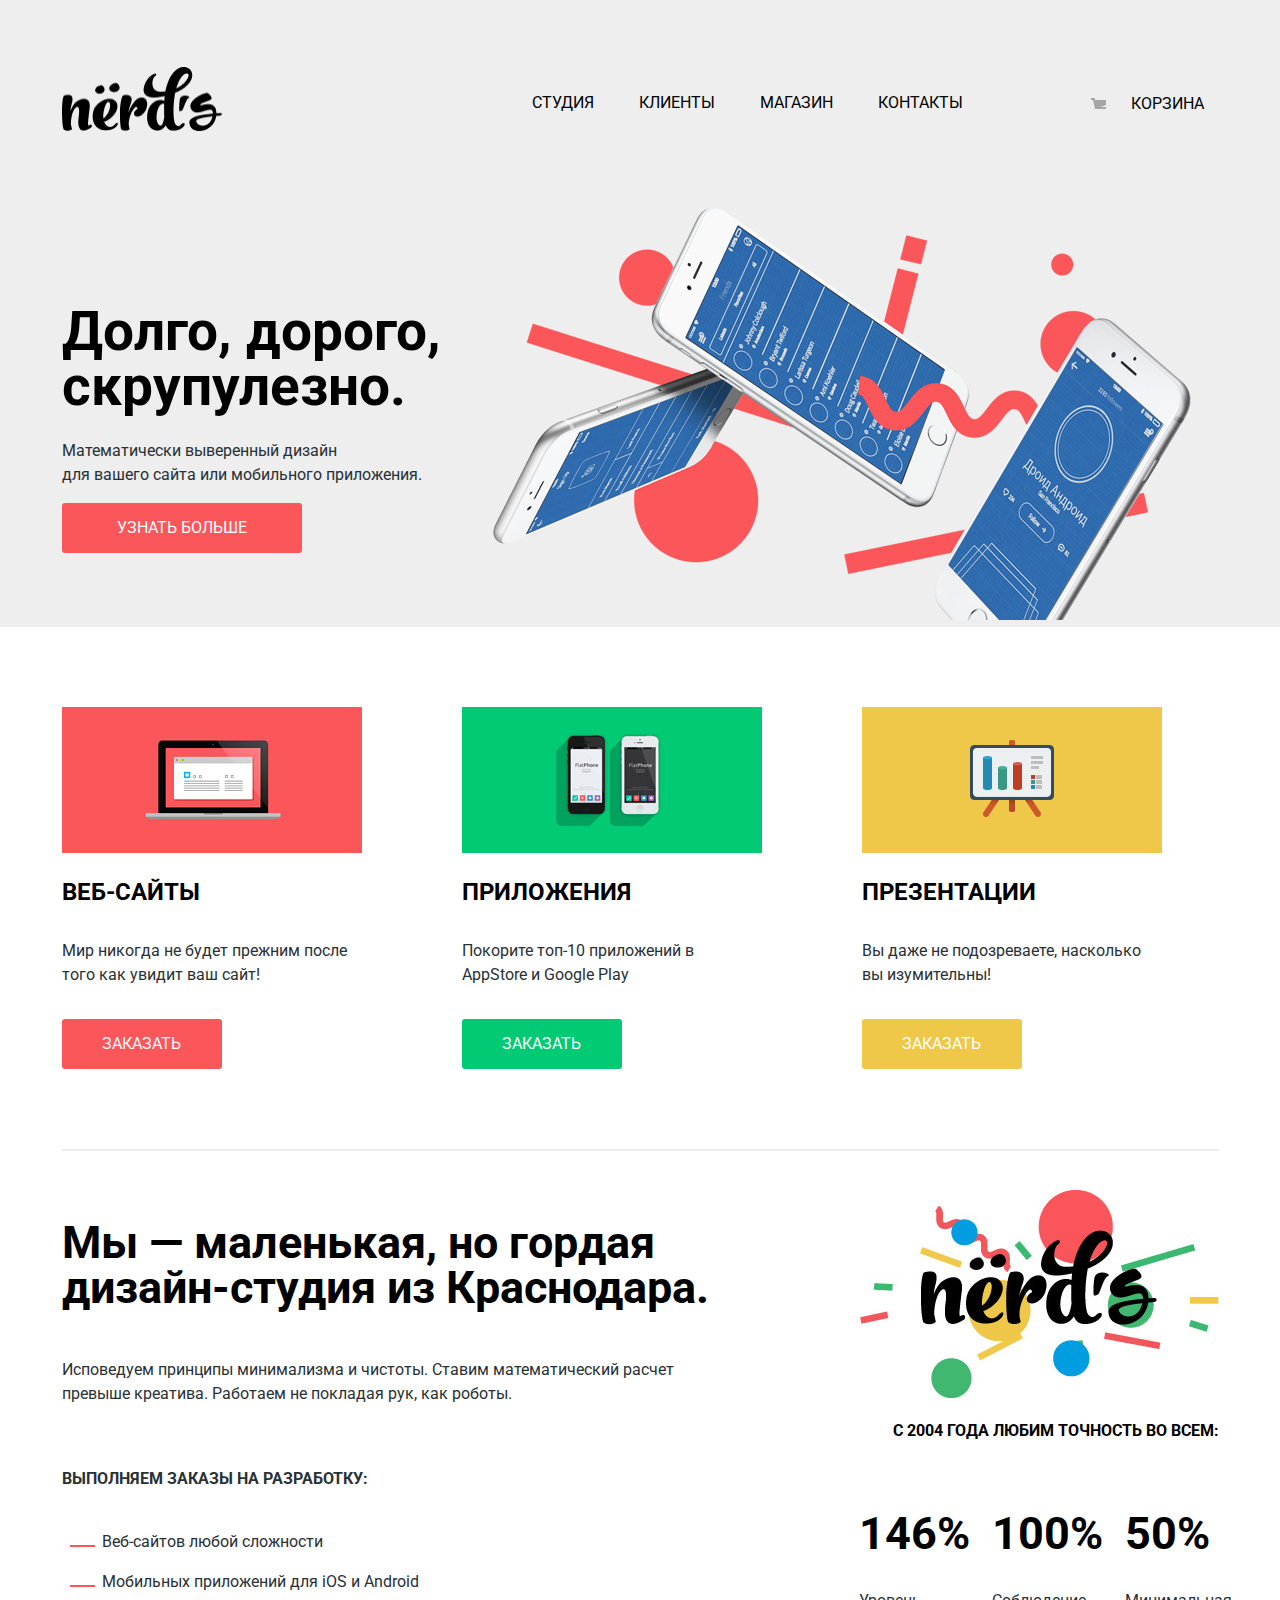
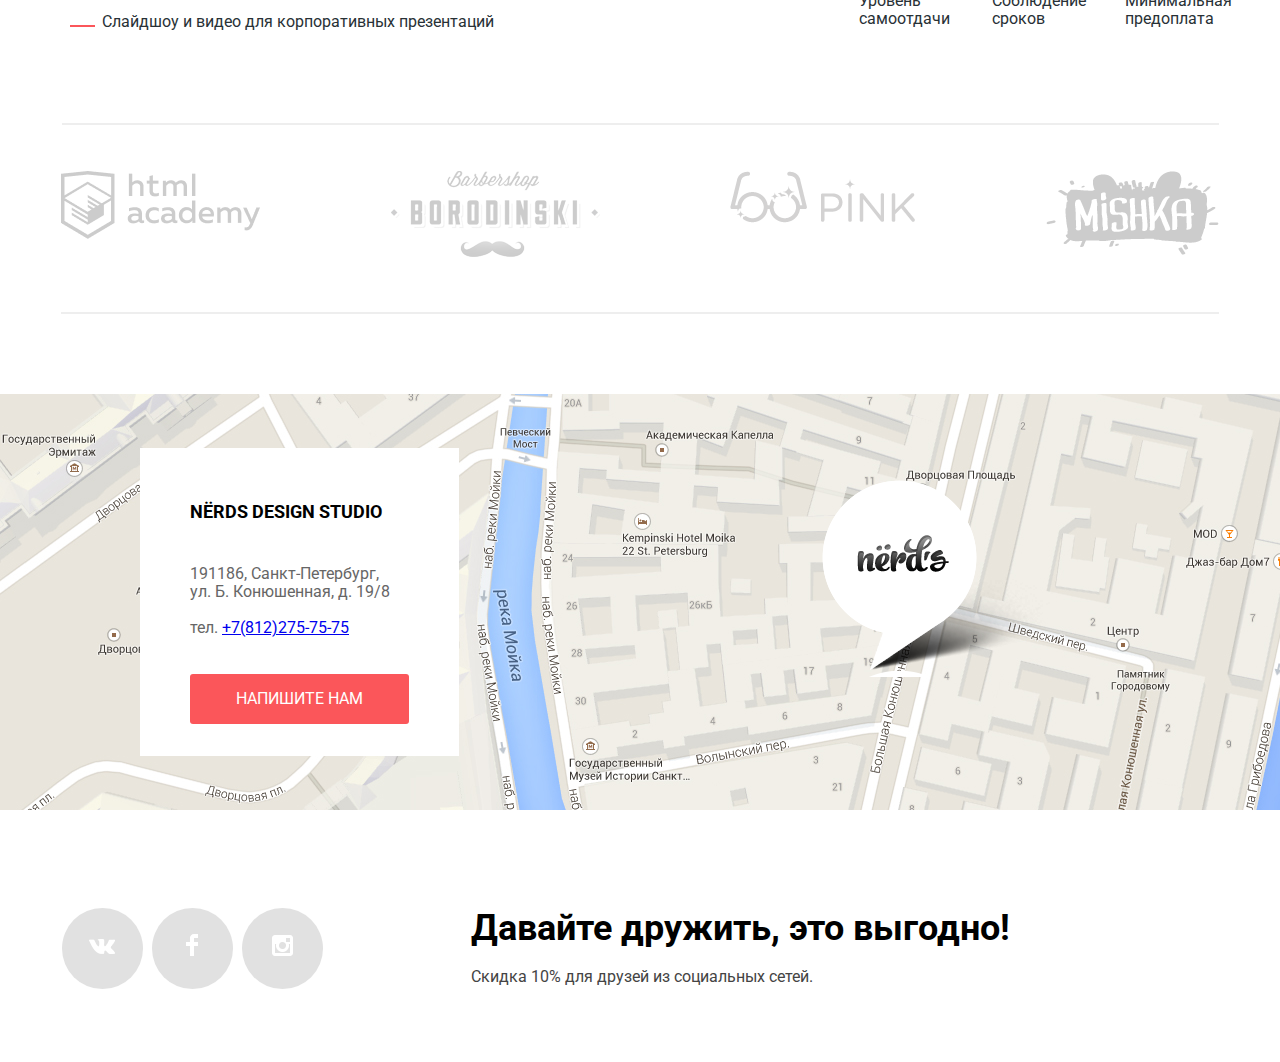
<file: index.html>
<!DOCTYPE html>
<html lang="ru">

<head>
  <meta charset="utf-8">
  <link href="css/style.css" rel="stylesheet">
  <link href="https://fonts.googleapis.com/css2?family=Roboto&display=swap" rel="stylesheet">
  <link href="css/normalize.css" rel="stylesheet">
  <title>HTML Academy: Нёрдс</title>
</head>

<body class="page-body">
  <div class="wrapper">
    <header class="header container">

      <a class="main-header-logo" href="#">
        <img class="main-header-logo" src="img/nerds-logo.png" width="160" height="60" alt="LogoNerds">
      </a>
      <nav class="main-nav">
        <ul class="nav-link-list">
          <li class="nav-link-item">
            <a class="nav-link" href="#">Студия</a>
          </li>
          <li class="nav-link-item">
            <a class="nav-link" href="#">Клиенты</a>
          </li>
          <li class="nav-link-item">
            <a class="nav-link" href="catalog.html">Магазин</a>
          </li>
          <li class="nav-link-item">
            <a class="nav-link" href="#">Контакты</a>
          </li>
        </ul>
      </nav>
      <div class="basket-all">
        <!--<img class="basket-shape" src="img/Shape.svg" width="15" height="11" alt="">-->
        <a class="basket-link"><img class="basket-shape" src="img/Shape.svg" width="15" height="11" alt=""
            href="#">Корзина</a>
      </div>
    </header>

    <section class="slider-container">
      <div class="slider">
        <div class="slider-title">
          <h1 class="slider-title-h">Долго, дорого, скрупулезно.</h1>
          <p class="slier-title-p">Математически выверенный дизайн <br>для вашего сайта или мобильного приложения.</p>
          <button type="submit" class="button-red-title">Узнать больше</button>
        </div>
        <div class="slider-slide">
          <img src="img/nerds-index-slide1.png" width="760" height="431" alt="Slide1">
        </div>
      </div>
    </section>
  </div>


  <main>
    <div class="flex-services">
      <div class="flex-web-site">
        <img class="flex-web-site-img" src="img/illustration-1.png" width="300" height="146" alt="Pic web site">
        <h3 class="flex-web-site-title">Веб-сайты</h3>
        <p class="flex-web-site-p">Мир никогда не будет прежним после того как увидит ваш сайт!</p>
        <button type="submit" class="button-red-web">Заказать</button>
      </div>

      <div class="flex-applicanions">
        <img class="flex-applicanions-img" src="img/illustration-2.png" width="300" height="146" alt="Pic application">
        <h3 class="flex-applicanions-title">Приложения</h3>
        <p class="flex-applicanions-p">Покорите топ-10 приложений в AppStore и Google Play</p>
        <button type="submit" class="button-green-applicanions">Заказать</button>
      </div>

      <div class="flex-presentation">
        <img class="flex-presentation-img" src="img/illustration-3.png" width="300" height="146" alt="Pic presentation">
        <h3 class="flex-presentation-title">Презентации</h3>
        <p class="flex-presentation-p">Вы даже не подозреваете, насколько вы изумительны!</p>
        <button type="submit" class="button-yellow-presentation">Заказать</button>

      </div>
    </div>


    <!-- нужна ли обертка <div> для этого img: ?-->
    <!--<img class="line-top" src="img/Rectangle 9.png" width="1158" height="2" alt="">-->
    <div class="our-features">
      <div class="features">
        <h1 class="features-title-first">Мы — маленькая, но гордая дизайн-студия из Краснодара.</h1>
        <p class="features-paragraph">Исповедуем принципы минимализма и чистоты. Ставим математический расчет превыше
          креатива. Работаем не покладая рук, как роботы.</p>
        <h4 class="features-title-second">Выполняем заказы на разработку:</h4>
        <ul class="features-list">
          <li class="features-item">
            <p>Веб-сайтов любой сложности</p>
          </li>
          <li class="features-item">
            <p>Мобильных приложений для iOS и Android</p>
          </li>
          <li class="features-item">
            <p>Слайдшоу и видео для корпоративных презентаций</p>
          </li>
        </ul>
      </div>

      <div class="about">
        <img class="about-img" src="img/nerds-illustration.png" width="360" height="208" alt="Nerds illustration">
        <h4 class="about-title">с 2004 года любим точность во всем:</h4>
        <div class="flex-about">
          <div class="flex-about-146">
            <h4 class="flex-about-146-h">146&percnt;</h4>
            <p class="flex-about-146-p">Уровень самоотдачи</p>
          </div>
          <div class="flex-about-100">
            <h4 class="flex-about-100-h">100&percnt;</h4>
            <p class="flex-about-100-p">Соблюдение сроков</p>
          </div>
          <div class="flex-about-50">
            <h4 class="flex-about-50-h">50&percnt;</h4>
            <p class="flex-about-50-p">Минимальная предоплата</p>
          </div>
        </div>
      </div>
    </div>


    <!--<div class="about-us">
        <img class="about-us-img" src="img/nerds-illustration.png" width="360" height="208" alt="Nerds illustration">
        <h4 class="about-us-title">с 2004 года любим точность во всем:</h4>
        <div class="grid-container">
          <div class="grid-container-percent">146&percnt;</div>
          <div class="grid-container-percent">100&percnt;</div>
          <div class="grid-container-percent">50&percnt;</div>
          <div class="grid-container-text">Уровень самоотдачи</div>
          <div class="grid-container-text">Соблюдение сроков</div>
          <div class="grid-container-text">Минимальная предоплата</div>
        </div>
      </div>
    </div>
    нужна ли обертка <div> для этого img: ?
  <img class="line-middle" src="img/Rectangle 9.png" width="1158" height="2" alt="">-->

    <div class="flex-partners">
      <a class="flex-partners-logo-Ac" href="https://htmlacademy.ru/intensive/htmlcss">
        <img src="img/Group 5.png" width="199" height="68" alt="Logo Academy">
      </a>
      <a class="flex-partners-logo-B" href="#">
        <img src="img/logo-2.png" width="209" height="90" alt="Logo Borodinski">
      </a>
      <a class="flex-partners-logo-P" href="#">
        <img src="img/logo-3.png" width="185" height="52" alt="Logo Pink">
      </a>
      <a class="flex-partners-logo-M" href="#">
        <img src="img/logo-4.png" width="173" height="84" alt="Logo Mishka">
      </a>

    </div>
    <!-- нужна ли обертка <div> для этого img: ?
  <img class="line-bottom" src="img/Rectangle 16.png" width="1158" height="2" alt="">-->


    <!-- style="background-image:url("img/map.png");">-->


    <div class="our-contacts">

      <div class="flex-contacts-left">

        <h3 class="flex-contacts-title">NЁRDS DESIGN STUDIO</h3>
        <p class="flex-contacts-address">191186, Санкт-Петербург, <br> ул. Б. Конюшенная, д. 19/8 <br>
          <br> тел. <a class="contacts-phone" href="tel:+78122757575">+7(812)275-75-75</a></p>
        <button type="submit" class="flex-contacts-button">Напишите нам</button>

      </div>

      <div class="flex-contacts-right">
        <img src="img/map-marker.png" width="231" height="190" alt="Map marker">
      </div>


    </div>
    <!-- 
  <div class="map-img">
    <img class="map-img" src="img/map.png" width="1440" height="416" alt="Map">
    <div class="flex-contacts">-->
  </main>

  <footer class="main-footer">
    <div class="flex-footer-social">
      <button class="social-button"><img src="img/shape_vk.png"></button>
      <button class="social-button"><img src="img/Shape_f.png"></button>
      <button class="social-button"><img src="img/Shape_insta.png"></button>
    </div>
    <!--<div class="flex-footer-social">

      <a class="social-button" href="#">
        <img src="img/Shape 2 copy 3.svg" width="81" height="81" alt="Вконтакте">
      </a>
      <a class="social-button" href="#">
        <img src="img/Shape 2 copy 4.svg" width="81" height="81" alt="Фейсбук">
      </a>
      <a class="social-button" href="#">
        <img src="img/Shape 2 copy 5.svg" width="81" height="81" alt="Инстаграм">
      </a>
    </div>-->
    <div class="flex-friend">
      <h2 class="friend">Давайте дружить, это выгодно!</h2>
      <p class="discount">Скидка 10% для друзей из социальных сетей.</p>
    </div>
  </footer>

</body>

</html>

</body>

</html>
</file>
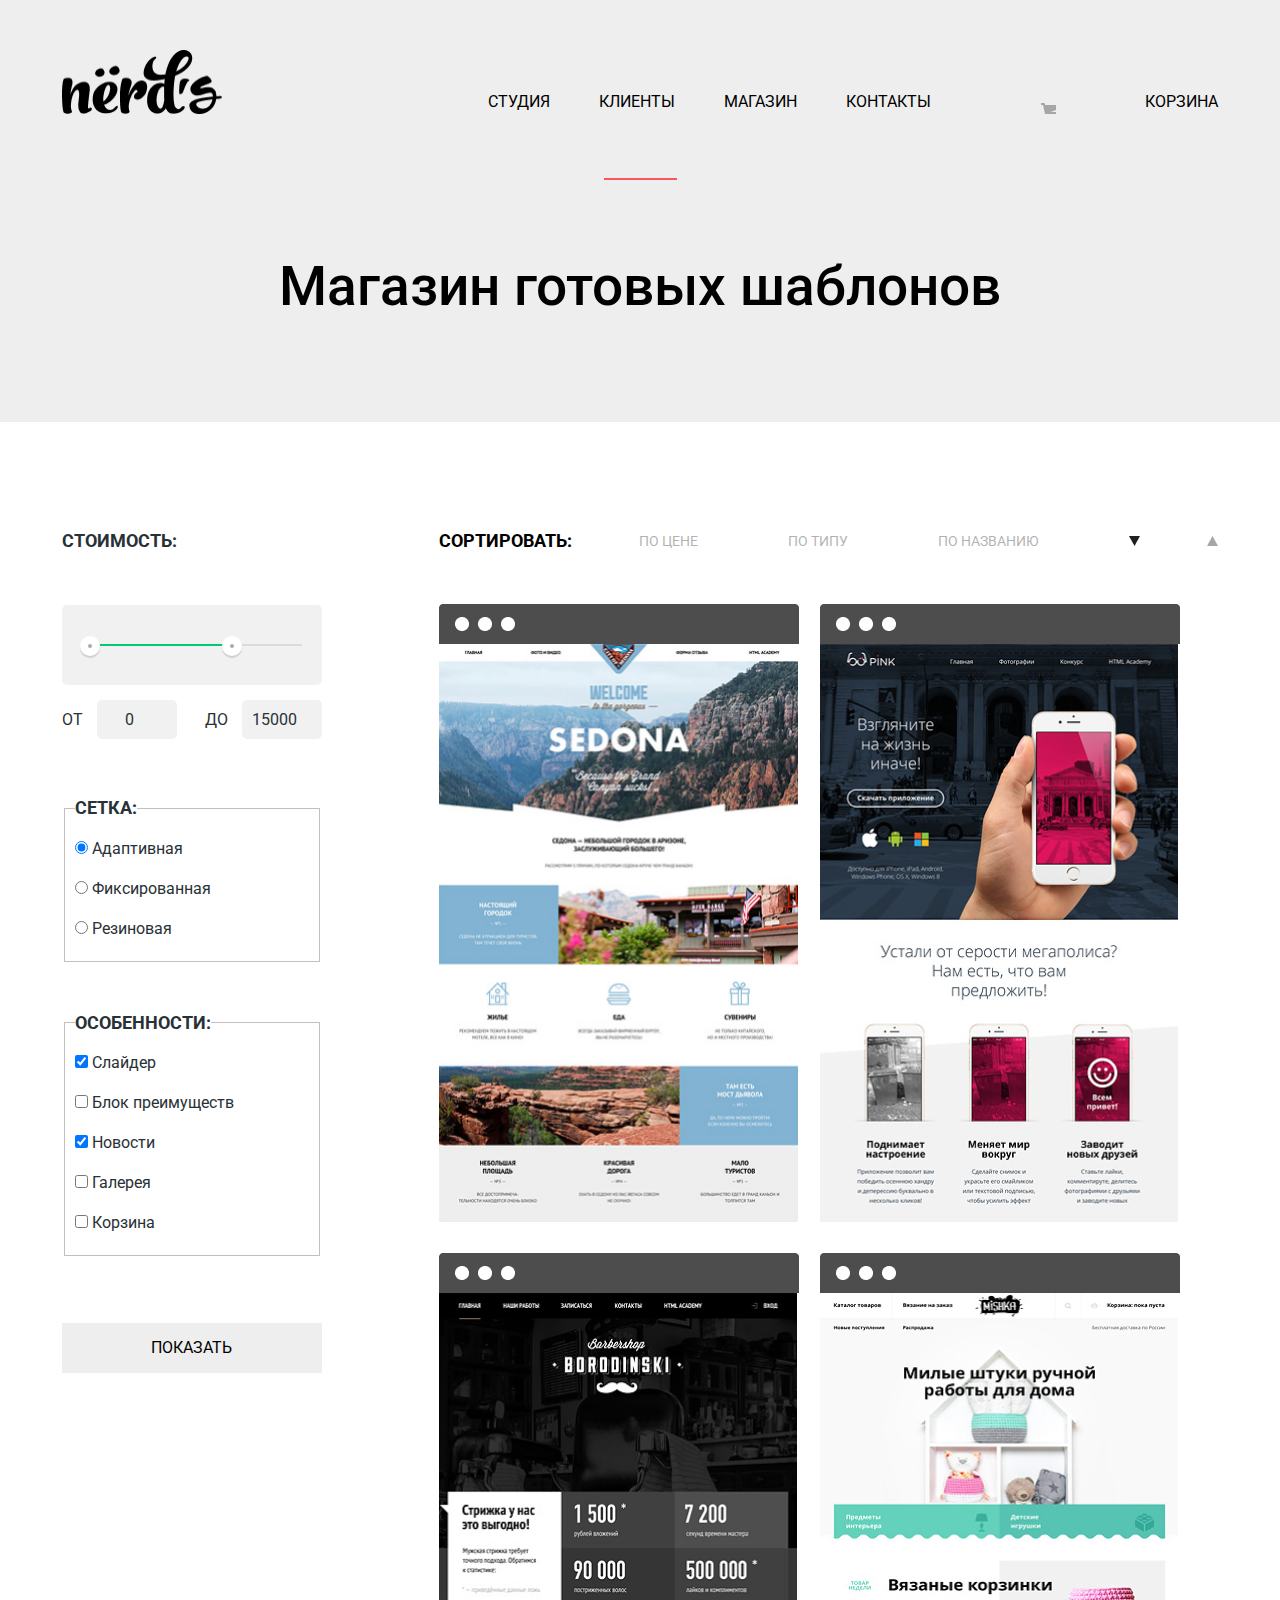
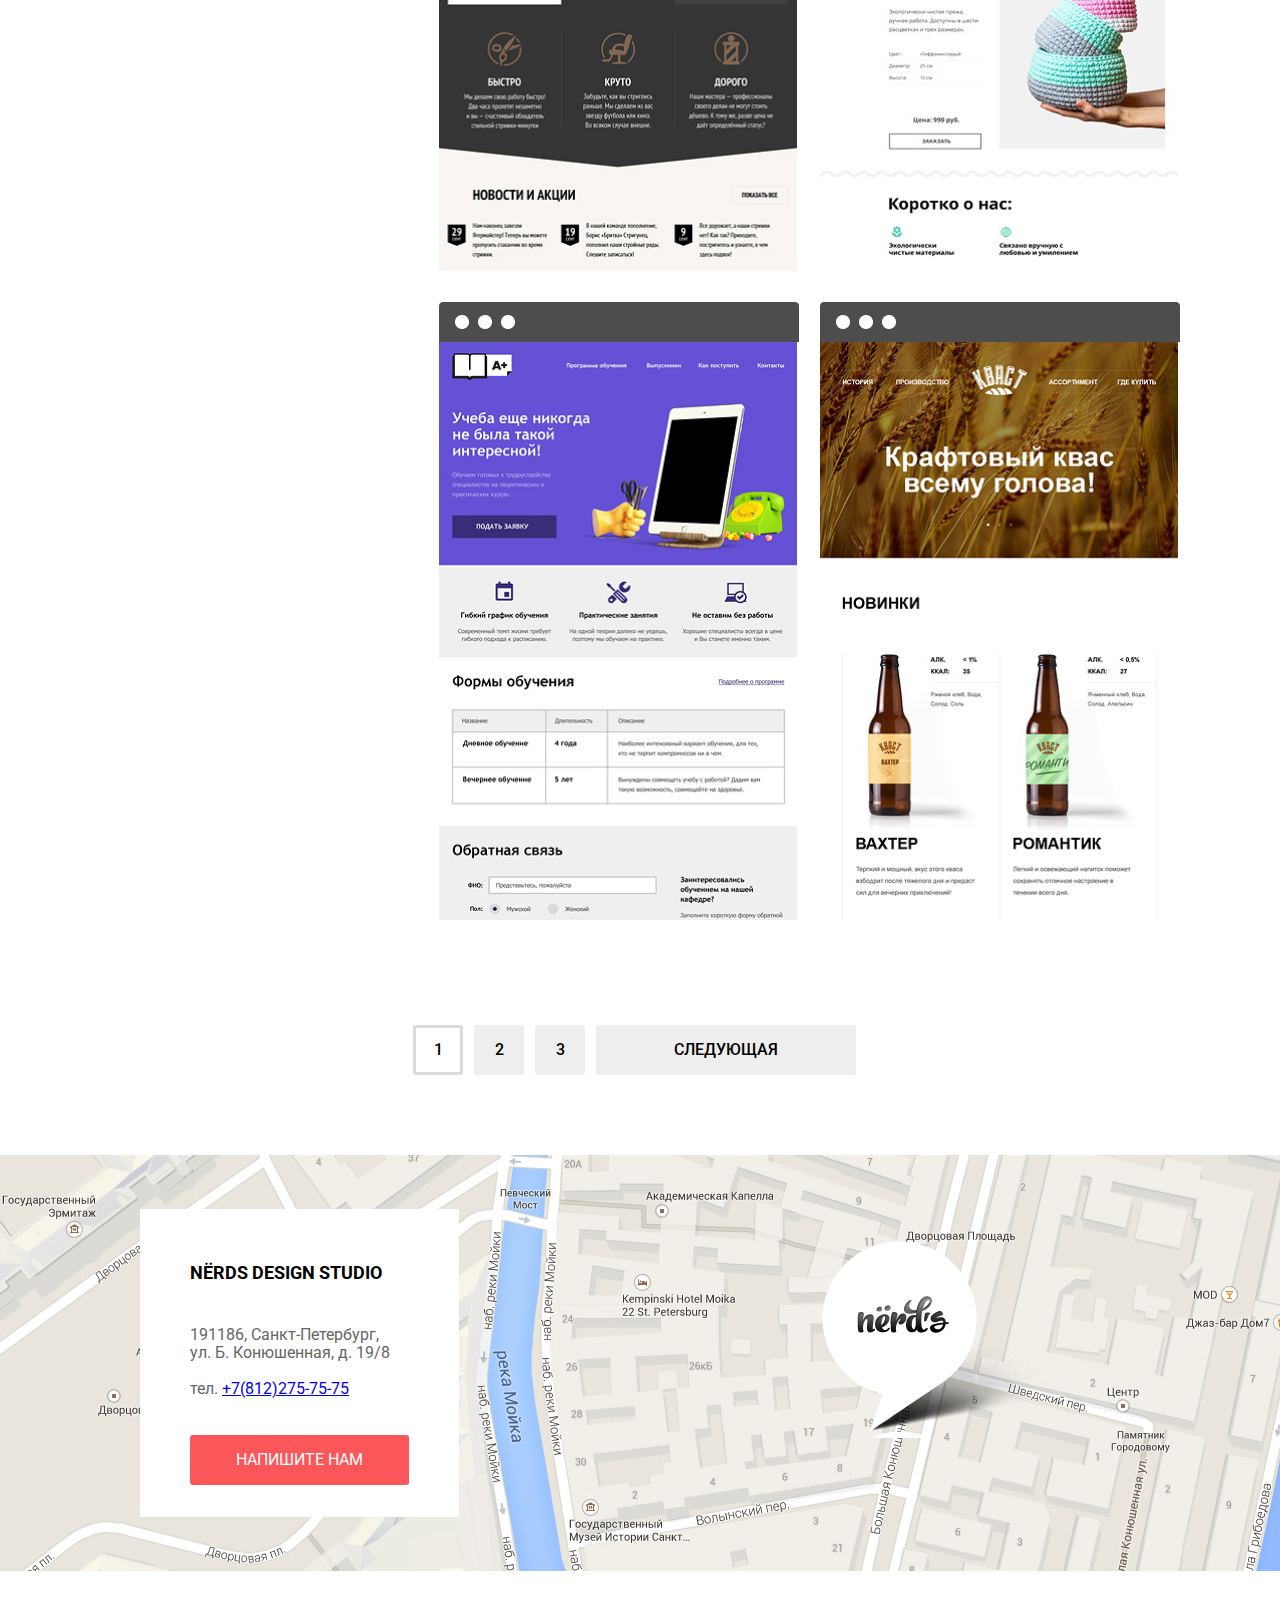
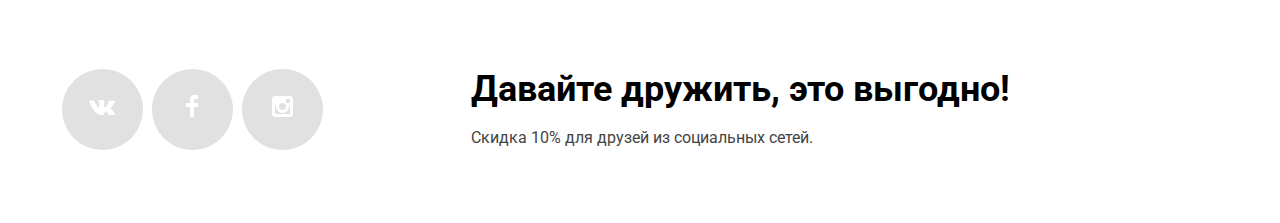
<file: catalog.html>
<!DOCTYPE html>
<html lang="ru">

<head>
  <meta charset="utf-8">
  <title> Каталог Нёрдс</title>
  <link rel="stylesheet" href="https://fonts.googleapis.com/css?family=Roboto:400,500,700;display=swap">
  <link href="css/normalize.css" rel="stylesheet">
  <link href="css/style.css" rel="stylesheet">
</head>


<body class="page-body">
  <div class="wrapper">
    <header class="header container">

      <a class="main-header-logo" href="#">
        <img class="main-header-logo" src="img/nerds-logo.png" width="160" height="60" alt="LogoNerds">
      </a>
      <nav class="main-nav">
        <a class="nav-link" href="#">Студия</a>
        <a class="nav-link" href="#">Клиенты</a>
        <a class="nav-link" href="catalog.html">Магазин</a>
        <a class="nav-link" href="#">Контакты</a>
      </nav>
      <img class="basket-shape" src="img/Shape.svg" width="15" height="11" alt="">
      <a class="basket-link" href="#">Корзина</a>
    </header>

    <main class="main-container ">


      <div class="catalog-title">
        <div>
          <img class="line-red" src="img/Layer 37 copy 8.png" width="73" height="2" alt="">
        </div>
        <h1 class="catalog-title-h">Магазин готовых шаблонов</h1>

      </div>
  </div>

  <section class="catalog-category">
    <div class="container">

      <section class="catalog-filters">
        <h2 class="visually-hidden">Фильтр товаров</h2>
        <form class="filter" method="get" action="https://echo.htmlacademy.ru">

          <fieldset class="filter-item">
            <legend class="name">Стоимость:</legend>

            <div class="range-filter">
              <div class="range-controls">
                <div class="scale">
                  <div class="bar"></div>
                </div>
                <div class="toggle toggle-min" tabindex="0"></div>
                <div class="toggle toggle-max" tabindex="0"></div>
              </div>
              <div class="price-controls">
                <label class="min-price">
                  от <input type="number" name="min-price" value="0">
                </label>
                <label class="max-price">
                  до <input type="number" name="max-price" value="15000">
                </label>

          </fieldset>

          <fieldset class="net-filter">
            <legend class="name">Сетка:</legend>
            <div><input class="radio-adaptive" type="radio" name="grid-type" value="adaptive" id="filter-adaptive"
                checked>
              <label for="filter-adaptive">Адаптивная</label></div>
            <div><input class="radio-fixed" type="radio" name="grid-type" value="fixed" id="filter-fixed">
              <label for="filter-fixed">Фиксированная</label></div>
            <div><input class="radio-rubber" type="radio" name="grid-type" value="rubber" id="filter-rubber">
              <label for="filter-rubber">Резиновая</label></div>
          </fieldset>

          <fieldset class="characteristic-filter">
            <legend class="name">Особенности:</legend>
            <div><input class="characteristic" type="checkbox" name="slider" id="filter-slider" checked>
              <label for="filter-slider">Слайдер</label></div>
            <div><input class="characteristic" type="checkbox" name="advantage" id="filter-advantage">
              <label for="filter-advantage">Блок преимуществ</label></div>
            <div><input class="characteristic" type="checkbox" name="news" id="filter-news" checked>
              <label for="filter-news">Новости</label></div>
            <div><input class="characteristic" type="checkbox" name="gallery" id="filter-gallery">
              <label for="filter-gallery">Галерея</label></div>
            <div><input class="characteristic" type="checkbox" name="basket" id="filter-basket">
              <label for="filter-basket">Корзина</label></div>
          </fieldset>

          <button class="filter-button">Показать</button>
        </form>

      </section>

      <section class="catalog-catalog">

        <div class="flex-sort">
          <div class="flex-sort-item">Сортировать:</div>
          <div class="flex-sort-item2">По цене</div>
          <div class="flex-sort-item2">По типу</div>
          <div class="flex-sort-item2">По названию</div>
          <div class="flex-sort-shape"><img src="/img/ShapeTrBlack.png" width="11" height="10" alt=""></div>
          <div class="flex-sort-shape"><img src="/img/ShapeTrGray.png" width="11" height="10" alt=""></div>
        </div>


        <ul class="catalog-list">
          <li class="catalog-item">
            <div class="catalog-item-image">
              <a class="catalog-picture" href="#">
                <img src="img/ShapeBlack.png" width="360" height="40" alt="">
                <img src="img/img-sedona.jpg" width="359" height="578" alt="Site-Sedona»">
              </a>
              <div class="catalog-modal">
                <h3 class="catalog-modal-title">Sedona</h3>
                <span class="catalog-modal-info">Информационный сайт для туристов</span>
                <button class="catalog-modal-button">9&Tab;900&Tab;&#8381;</button>
              </div>
            </div>
          </li>
          <li class="catalog-item">
            <div class="catalog-item-image">
              <a class="catalog-picture" href="#">
                <img src="img/ShapeBlack.png" width="360" height="40" alt="">
                <img src="img/img-pink.png" width="358" height="578" alt="Site-Pink">
              </a>
              <!--<div class="catalog-modal">
                <h3 class="catalog-modal-title">Pink</h3>
                <span class="catalog-modal-info">Информационный сайт для туристов</span>
                <button class="catalog-modal-button">9&Tab;900&Tab;&#8381;</button>
              </div>-->
            </div>
          </li>
          <li class="catalog-item">
            <div class="catalog-item-image">
              <a class="catalog-picture" href="#">
                <img src="img/ShapeBlack.png" width="360" height="40" alt="">
                <img src="img/img-barbershop.png" width="358" height="578" alt="Borodinski">
              </a>
              <!--<div class="catalog-modal">
                <h3 class="catalog-modal-title">Pink</h3>
                <span class="catalog-modal-info">Информационный сайт для туристов</span>
                <button class="catalog-modal-button">9&Tab;900&Tab;&#8381;</button>
              </div>-->
            </div>
          </li>
          <li class="catalog-item">
            <div class="catalog-item-image">
              <a class="catalog-picture" href="#">
                <img src="img/ShapeBlack.png" width="360" height="40" alt="">
                <img src="img/img-mishka 1.png" width="358" height="578" alt="Borodinski">
              </a>
              <!--<div class="catalog-modal">
                <h3 class="catalog-modal-title">Pink</h3>
                <span class="catalog-modal-info">Информационный сайт для туристов</span>
                <button class="catalog-modal-button">9&Tab;900&Tab;&#8381;</button>
              </div>-->
            </div>
          </li>
          <li class="catalog-item">
            <div class="catalog-item-image">
              <a class="catalog-picture" href="#">
                <img src="img/ShapeBlack.png" width="360" height="40" alt="">
                <img src="img/img-aplus.png" width="358" height="578" alt="Aplus">
              </a>
              <!--<div class="catalog-modal">
                <h3 class="catalog-modal-title">Pink</h3>
                <span class="catalog-modal-info">Информационный сайт для туристов</span>
                <button class="catalog-modal-button">9&Tab;900&Tab;&#8381;</button>
              </div>-->
            </div>
          </li>
          <li class="catalog-item">
            <div class="catalog-item-image">
              <a class="catalog-picture" href="#">
                <img src="img/ShapeBlack.png" width="360" height="40" alt="">
                <img src="img/img-kvast.png" width="358" height="578" alt="Kvast">
              </a>
              <!--<div class="catalog-modal">
                <h3 class="catalog-modal-title">Pink</h3>
                <span class="catalog-modal-info">Информационный сайт для туристов</span>
                <button class="catalog-modal-button">9&Tab;900&Tab;&#8381;</button>
              </div>-->
            </div>
          </li>
        </ul>

      </section>
    </div>

    <!--
    <ul class="pagination-list">
      <li class="pagination-item-active"><a href="#">1</a></li>
      <li class="pagination-item"><a>2</a></li>
      <li class="pagination-item"><a href="#">3</a></li>
      <li class="pagination-item"><a href="#">СЛЕДУЮЩАЯ</a></li>
    </ul>-->


    <div class="pagination">
      <button class="pagination-button-1">1</button>
      <button class="pagination-button">2</button>
      <button class="pagination-button">3</button>
      <button class="pagination-button-next">Следующая</button>
    </div>
  </section>

  <div class="our-contacts">
    <div class="flex-contacts-left">
      <h3 class="flex-contacts-title">NЁRDS DESIGN STUDIO</h3>
      <p class="flex-contacts-address">191186, Санкт-Петербург, <br> ул. Б. Конюшенная, д. 19/8 <br>
        <br> тел. <a class="contacts-phone" href="tel:+78122757575">+7(812)275-75-75</a></p>
      <button type="submit" class="flex-contacts-button">Напишите нам</button>
    </div>
    <div class="flex-contacts-right">
      <img src="img/map-marker.png" width="231" height="190" alt="Map marker">
    </div>
  </div>

  </main>

  <footer class="main-footer">
    <div class="flex-footer-social">
      <button class="social-button"><img src="img/shape_vk.png"></button>
      <button class="social-button"><img src="img/Shape_f.png"></button>
      <button class="social-button"><img src="img/Shape_insta.png"></button>
    </div>
    <div class="flex-friend">
      <h2 class="friend">Давайте дружить, это выгодно!</h2>
      <p class="discount">Скидка 10% для друзей из социальных сетей.</p>
    </div>
  </footer>




  <!-- <div class="flex-footer-social">

      <a class="social-button" href="#">
        <img src="img/Shape 2 copy 3.svg" width="81" height="81" alt="Вконтакте">
      </a>
      <a class="social-button" href="#">
        <img src="img/Shape 2 copy 4.svg" width="81" height="81" alt="Фейсбук">
      </a>
      <a class="social-button" href="#">
        <img src="img/Shape 2 copy 5.svg" width="81" height="81" alt="Инстаграм">
      </a>
    </div>
    <div class="flex-friend">
      <h2 class="friend">Давайте дружить, это выгодно!</h2>
      <p class="discount">Скидка 10% для друзей из социальных сетей.</p>
    </div>
    
  </footer>-->

</body>

</html>
</file>
<file: css/style.css>
body {
  margin: 0;
  padding: 0;
  font-family: "Roboto", Arial, sans-serif;
  font-weight: 400;
  font-size: 16px;
  color: #283136;
  line-height: 24px;
}

.page {
  height: 100%;
}

.wrapper {
  background: #EEEEEE;
}

.container,
.header {
  display: flex;
  flex-direction: row;
  align-items: flex-end;
  margin: 0 auto;
  width: 1157px;
  top: 0px;
  left: 140px;
  padding: 49px;
}

.main-header-logo {
  display: block;
  width: 160px;
  height: 65px;
  margin-right: 202px;
}

/*.main-nav {
  box-sizing: border-box;
  display: inline-block;
  
}*/

.nav-link-list {
  list-style: none;
  display: flex;
  flex-direction: row;
  padding-top: 26px;
  margin-right: auto;
}

.nav-link {
  text-decoration: none;
  text-transform: uppercase;
  padding-right: 45px;
  color: #000000;
}


.nav-link:hover {
  color: #FB565A;
}

.nav-link:focus {
  color: #000000;
  mix-blend-mode: normal;
  opacity: 0.3;
}

.nav-link:active {
  color: #000000;
}

.basket-all {
  margin: 15px;
}

.basket-shape {
  
  width: 15px;
  height: 11px;
 
  padding-right: 25px;
}

.basket-link {
  color: #000000;
  text-decoration: none;
  text-transform: uppercase;

}

.basket-link:hover {
  color: #FB565A;
}

.basket-link:focus {
  color: #000000;
  mix-blend-mode: normal;
  opacity: 0.3;
}

.basket:active {
  color: #000000;
}

/*Slider*/
.slider {
  display: flex;
  margin: 0 auto;
  width: 1157px;
  padding-top: 9px;
}

.slider-title {
  padding-top: 78px;
}

.slider-title-h {
  font-size: 55px;
  line-height: 55px;
  align-items: center;
  color: #000000;
  margin-bottom: 25px;
}

.slider-title-p {
  font-size: 16px;
  line-height: 24px;
  align-items: center;
  color: #283136;
  margin-bottom: 38px;
}

.button-red-title {

  width: 240px;
  height: 50px;
  background: #FB565A;
  border-radius: 3px;

  font-size: 16px;
  line-height: 18px;
  align-items: center;
  text-align: center;
  color: #FFFFFF;
  text-decoration: none;
  text-transform: uppercase;
  border: none;
}

.button-red-title:hover {
  background: #FB565A;
  border-radius: 3px;
}

.button-red-title:focus {
  background: #E74246;
  border-radius: 3px;
}

.button-red-title:active {
  color: rgba(255, 255, 255, .3);
  background: #D7373B;
  box-shadow: inset 0px 3px 0px rgba(0, 1, 1, 0.1);
  border-radius: 3px;
}

.slider-slide {}

/*Services*/
.flex-services {
  display: flex;
  margin: 0 auto;
  left: 140px;
  width: 1157px;
  padding-top: 80px;
  padding-bottom: 80px;
  border-bottom: 2px solid #EEEEEE;
}

/*Services web-site*/
.flex-web-site,
.flex-applicanions,
.flex-presentation {
  display: flex;
  flex-direction: column;
  align-items: flex-start;
  left: 140px;

  padding-right: 100px;
  background-color: white;
}

.flex-web-site-title,
.flex-applicanions-title,
.flex-presentation-title {
  font-size: 24px;
  line-height: 30px;
  align-items: center;
  text-transform: uppercase;
  color: #000000;

  margin-bottom: 16px;
}

.flex-web-site-p,
.flex-applicanions-p,
.flex-presentation-p {
  font-size: 16px;
  line-height: 24px;
  align-items: center;
  color: #283136;
  margin-bottom: 32px;
}

.button-red-web {
  width: 160px;
  height: 50px;
  background: #FB565A;
  border-radius: 3px;
  font-size: 16px;
  line-height: 18px;
  color: #FFFFFF;
  text-transform: uppercase;
  text-align: center;
  text-decoration: none;
  border: none;
}

.button-red-web:hover {
  background: #FB565A;
  border-radius: 3px;
}

.button-red-web:focus {
  background: #E74246;
  border-radius: 3px;
}

.button-red-web:active {
  color: rgba(255, 255, 255, .3);
  background: #D7373B;
  box-shadow: inset 0px 3px 0px rgba(0, 1, 1, 0.1);
  border-radius: 3px;
}


/*Services applicanions
.flex-applicanions {
  display: flex;
  flex-direction: column;
  align-items: flex-start;
  padding-top: 80px;
  padding-right: 100px;
  background-color: white;
}

Services presentation*/
/*
.flex-presentation {
  display: flex;
  flex-direction: column;
  align-items: flex-start;
  padding-top: 80px;
  background-color: white;
}*/

/*button-green*/
.button-green-applicanions {

  width: 160px;
  height: 50px;
  background: #00CA74;
  border-radius: 3px;
  font-size: 16px;
  line-height: 18px;
  color: #FFFFFF;
  text-transform: uppercase;
  text-align: center;
  text-decoration: none;

  border: none;
}

.button-green-applicanions:hover {
  background: #00CA74;
  border-radius: 3px;
}

.button-green-applicanions:focus {
  background: #00BC6C;
  border-radius: 3px;
}

.button-green-applicanions:active {
  color: rgba(255, 255, 255, .3);
  background: #00AA62;
  box-shadow: inset 0px 3px 0px rgba(0, 1, 1, 0.1);
  border-radius: 3px;
}

/*button-yellow*/
.button-yellow-presentation {
  width: 160px;
  height: 50px;
  background: #EFC849;
  border-radius: 3px;
  font-size: 16px;
  line-height: 18px;
  color: #FFFFFF;
  text-transform: uppercase;
  text-align: center;
  text-decoration: none;

  border: none;
}

.button-yellow-presentation:hover {
  background: #EFC84A;
  border-radius: 3px;
}

.button-yellow-presentation:focus {
  background: #EAB534;
  border-radius: 3px;
}

.button-yellow-presentation:active {
  color: rgba(255, 255, 255, .3);
  background: #E5A722;
  box-shadow: inset 0px 3px 0px rgba(0, 1, 1, 0.1);
  border-radius: 3px;
}

/*line before features
.line-top {
  width: 1157px;
  height: 2px;
  margin-left: 140px;
  background: #EEEEEE;

}*/

/*our-features*/

.our-features {
  display: flex;
  margin: 0 auto;
  left: 140px;
  width: 1157px;
  background-color: white;
  padding-top: 39px;
  padding-bottom: 73px;
  border-bottom: 2px solid #EEEEEE;
  justify-content: space-between;
}

/*features*/
.features {
  display: flex;
  flex-direction: column;
  align-items: flex-start;
  width: 651px;
  left: 140px;
  

}

.features-title-first {
  font-size: 45px;
  line-height: 45px;
  align-items: center;
  color: #000000;
    margin-bottom: 32px;
}

.features-paragraph {
  font-size: 16px;
  line-height: 24px;
  align-items: center;
  color: #283136;
  margin-bottom: 40px;
}

.features-title-second {
  font-size: 16px;
  line-height: 24px;
  text-transform: uppercase;
  color: #283136;
  margin-bottom: 23px;
}

.features-list {
  font-size: 16px;
  line-height: 24px;
  color: #283136;
  list-style: none;
  margin: 0;
  
}

.features-item {
  list-style-image: url("../img/Rectangle\ 10.png");
}

/*about-us*/

.about {
  display: flex;
  flex-direction: column;
  align-items: flex-end;
  width: 360px;
  
}

.about-img {

}

.about-title {
  font-size: 16px;
  line-height: 24px;
  align-items: center;
  text-align: center;
  text-transform: uppercase;
  color: #000000;
  margin-bottom: -1px;
 
}
.flex-about {
  display: flex;
  flex-direction: row;
  margin: 0 auto;
  }
.flex-about-146,
.flex-about-100,
.flex-about-50 {
  display: flex;
  flex-direction: column;
  align-items: flex-start;
 
 
}

.flex-about-146-h,
.flex-about-100-h,
.flex-about-50-h {
  font-weight: bold;
  font-size: 45px;
  line-height: 64px;
  color: #000000;
  margin-bottom: 10px;
  margin-right: 22px;
}

.flex-about-146-p,
.flex-about-100-p,
.flex-about-50-p  {
  font-size: 16px;
  line-height: 18px;

}


/*
.grid-container {
  display: grid;
  grid-template-columns: 135px 135px 135px;
  grid-template-rows: 64px 37px;
  width: 405px;
  height: 101px;
  margin-top: 31px;
}

.grid-container-percent {
  font-weight: bold;
  font-size: 45px;
  line-height: 64px;
  color: #000000;
}

/* for %:
font-size: 26px;
line-height: 40px;

.grid-container-text {
  font-size: 16px;
  line-height: 18px;
  margin-top: 10px;
}


/*line before partners
.line-middle {
  width: 1157px;
  height: 2px;
  margin-left: 140px;
  background: #EEEEEE;
}*/

/*partners*/

.flex-partners {
  display: flex;
  flex-direction: row;
  align-items: flex-start;
  justify-content: space-between;
  width: 1158px;
  margin: 0 auto;
  padding-top: 46px;
  padding-bottom: 44px;
  border-bottom: 2px solid #EEEEEE;
}

.flex-partners-logo:hover {
  opacity: 0.2;
}

.flex-partners-logo-Ac:focus {
  background-image: url(../img/Group\ 5\ \(2\).png);
}

.flex-partners-logo-B:focus {
  background-image: url(../img/logo-2\ 2.png);
}

.flex-partners-logo-P:focus {
  background-image: url(../img/logo-3\ 2.png);
}

.flex-partners-logo-M:focus {
  background-image: url(../img/logo-4\ 2.png);
}

.flex-partners-logo:active {
  opacity: 0.1;
}


/*line before map 
.line-bottom {
  width: 1157px;
  height: 2px;
  margin-left: 140px;
  background: #EEEEEE;
  margin-bottom: 80px;
}*/



/*Contacts*/
.our-contacts {
  display: flex;
  flex-direction: row;
  align-items: flex-start;
  margin: 0 auto;
  width: 1440px;
  height: 416px;
  left: 0px;
  background-image: url(../img/map.png);
  z-index: 0;
  margin-top: 80px;
  margin-bottom: 25px;
}

.flex-contacts-right {
  margin-top: 86px;
  margin-left: 363px;
  z-index: 1000;
  background: url(../img/map-marker.png);
}

.flex-contacts-left {
  display: flex;
  flex-direction: column;
  align-items: flex-start;
  width: 319px;
  height: 308px;
  margin-top: 54px;
  margin-left: 140px;
  background-color: white;

  background-position: center;
  z-index: 0;

}

.flex-contacts-title {
  font-size: 18px;
  line-height: 30px;
  align-items: flex-start;
  text-transform: uppercase;
  color: #000000;
  text-align: center;
  margin-left: 50px;
  margin-top: 49px;
  margin-bottom: 22px;
}

.flex-contacts-address {
  align-items: flex-start;
  font-size: 16px;
  line-height: 18px;
  margin-left: 50px;
  margin-bottom: 37px;
  color: #666666;

}



/*button map*/

.flex-contacts-button {
  width: 219px;
  height: 50px;
  background: #FB565A;
  border-radius: 3px;
  font-size: 16px;
  line-height: 18px;
  color: #FFFFFF;
  text-transform: uppercase;
  text-align: center;
  text-decoration: none;
  margin-left: 50px;
  border: none;
}

.flex-contacts-button:hover {
  background: #FB565A;
  border-radius: 3px;
}

.flex-contacts-button:focus {
  background: #E74246;
  border-radius: 3px;
}

.flex-contacts-button:active {
  color: rgba(255, 255, 255, .3);
  background: #D7373B;
  box-shadow: inset 0px 3px 0px rgba(0, 1, 1, 0.1);
  border-radius: 3px;
}


/*footer*/

.main-footer {
  display: flex;
  flex-direction: row;
  align-items: center;
  margin: 0 auto;
  width: 1157px;
}

.flex-footer-social {

  display: flex;
  flex-direction: row;
}

/*
.social-button {
  width: 81px;
  margin-top: 68px;
  margin-right: 9px;
}
*/


.social-button {
  width: 81px;
  height: 81px;
  background: linear-gradient(0deg, #E1E1E1, #E1E1E1), #FFFFFF;
  color: #FFFFFF;
  margin-right: 9px;
  border: none;
  border-radius: 50%;

}

.social-button:hover {
  background: linear-gradient(0deg, #E1E1E1, #E1E1E1), #FFFFFF;
  border: none;
  outline: none;
}

.social-button:focus {
  background: linear-gradient(0deg, #E74246, #E74246), #FFFFFF;
  border: none;
  outline: none;
}

.social-button:active {
  color: rgba(255, 255, 255, .3);
  background: linear-gradient(0deg, #D7373B, #D7373B), #FFFFFF;
  box-shadow: inset 0px 3px 0px rgba(0, 1, 1, 0.1);
  border: none;
  outline: none;
}


.flex-friend {

  margin-left: 139px;
  display: flex;
  flex-direction: column;
  align-items: flex-start;
  background-color: white;
}

.friend {
  font-size: 36px;
  line-height: 36px;
  align-items: center;
  color: #000000;
  margin-top: 75px;
  margin-bottom: 10px;
}

.discount {
  font-size: 16px;
  line-height: 22px;
  display: flex;
  align-items: center;
  color: #444444;
  margin-top: 10px;
  margin-bottom: 74px;
}






/* CATALOG */
.visually-hidden {
  position: absolute;
  width: 1px;
  height: 1px;
  margin: -1px;
  border: 0;
  padding: 0;
  white-space: nowrap;
  clip-path: inset(100%);
  clip: rect(0 0 0 0);
  overflow: hidden;
}


.line-red {
  width: 73px;
  height: 2px;
  background: #FB565A;
  background: #EEEEEE;
  margin-top: 13px;
}


.catalog-title {
  display: flex;
  flex-direction: column;
  margin: 0 auto;
  justify-content: center;
  align-items: center;
  color: #000000;
  margin-bottom: 55px;

}

.catalog-title-h {
  font-weight: 500;
  font-size: 55px;
  line-height: 55px;
  color: #000000;
  background-color: #EEEEEE;
  margin-top: 72px;
  margin-bottom: 108px;
}


.page {
  height: 100%;
}

.visually-hidden {
  position: absolute;
  clip: rect(0 0 0 0);
  width: 1px;
  height: 1px;
  margin: -1px;
}

.catalog-category .container {
  align-items: flex-start;
  display: flex;
  flex-direction: row;
  left: 140px;
}

.container {
  display: flex;
  justify-content: space-between;
}

.catalog-filters {
  width: 260px;
}

.catalog-catalog {
  width: 780px;
}




/* From Demo by Academy*/
.filter-item {
  margin: 0;
  padding: 0;
  border: none;
}

.range-filter {
  width: 260px;
  margin-top: 49px;
}

.filter-item legend {
  font-size: 18px;
  line-height: 30px;
  text-transform: uppercase;
  font-weight: 700;
}

.range-controls {
  position: relative;
  height: 41px;
  margin-bottom: 15px;
  padding-top: 39px;
  padding-right: 20px;
  padding-left: 20px;
  background-color: #f1f1f1;
  /*#EEEEEE;*???*/
  border-radius: 5px;
}


.range-controls .scale {
  height: 2px;
  background: #d7dcde;
}

.range-controls .bar {
  width: 67%;
  height: 2px;
  background: #00ca74;
}

.range-controls .toggle {
  position: absolute;
  top: 31px;
  left: 0;
  width: 4px;
  height: 4px;
  padding: 0;
  border: 8px solid #ffffff;
  background-color: #ababab;
  border-radius: 50%;
  box-shadow: 0 2px 1px 0 #cfcfcf;
  cursor: pointer;
}

.range-controls .toggle-min {
  left: 18px;
}

.range-controls .toggle-max {
  left: 160px;
}

.price-controls {
  display: flex;
  justify-content: space-between;
}

.price-controls label {
  text-transform: uppercase;
  font-family: "Roboto", "Arial", sans-serif;
  font-size: 16px;
}

.price-controls input {
  width: 60px;
  padding: 10px;
  margin-left: 10px;
  text-align: center;
  color: #283136;
  border: none;
  border-radius: 5px;
  background: #f1f1f1;
  font-family: inherit;
  font-size: inherit;
}


/*For Net (Grid) filter*/
.net-filter {
  margin-top: 54px;
}

.net-filter legend {
  font-size: 18px;
  line-height: 30px;
  text-transform: uppercase;
  font-weight: 700;

}

.net-filter label {
  font-size: 16px;
  line-height: 40px;
  color: #283136;

}

/*For characteristic filter*/
.characteristic-filter {
  margin-top: 46px;
  margin-bottom: 67px;
}

.characteristic-filter legend {
  font-size: 18px;
  line-height: 30px;
  text-transform: uppercase;
  font-weight: 700;
}

.characteristic-filter label {
  font-size: 16px;
  line-height: 40px;
  color: #283136;
}


/*For button*/
.filter-button {

  width: 260px;
  height: 50px;
  background: #EEEEEE;
  font-size: 16px;
  line-height: 18px;
  color: #000000;
  text-transform: uppercase;
  text-align: center;
  text-decoration: none;
  margin-bottom: 100px;
  border: none;
}

.filter-button:hover {
  background: #EEEEEE;
  border-radius: 3px;
}

.filter-button:focus {
  background: #DFDFDF;
  border-radius: 3px;
}

.filter-button:active {
  color: rgba(255, 255, 255, .3);
  background: #D5D5D5;
  box-shadow: inset 0px 3px 0px rgba(0, 1, 1, 0.1);
  border-radius: 3px;
}



/*2th part catalog-catalog*/
.flex-sort {
  display: flex;
  flex-direction: row;
  align-items: center;


  justify-content: space-between;
  color: #000000;
  text-decoration: none;
  margin-bottom: 48px;
}

.flex-sort-item {
  font-size: 18px;
  line-height: 30px;
  font-weight: 700;
  text-transform: uppercase;
  color: #000000;


}

.flex-sort-item2 {

  padding-right: 22px;
  font-size: 14px;
  line-height: 18px;
  color: #000000;
  text-transform: uppercase;
  mix-blend-mode: normal;
  opacity: 0.3;
}

.flex-sort-item2:first-child {
  opacity: 1;
}




.catalog-list {
  display: flex;
  flex-wrap: wrap;
  padding: 0;
  margin: 0;
  margin-bottom: 25px;
  list-style: none;
}

.catalog-picture {
  display: flex;
  flex-direction: column;
  margin-right: 21px;
  margin-bottom: 31px;
}



.catalog-modal {
  display: flex;
  flex-direction: column;
  align-items: center;
  width: 360px;
  height: 231px;
  background-image: url(../img/RectangleСatalog.png) no-repeat;

  display: none;
  /*opacity: 0; */
}

.catalog-modal-title

/*Sedona*/
  {
  font-size: 18px;
  line-height: 30px;
  text-transform: uppercase;
  color: #000000;
  margin-bottom: 15px;
}

.catalog-modal-info

/*text*/
  {
  font-size: 16px;
  line-height: 18px;
  color: #666666;
  margin-bottom: 32px;
  width: 185px;
  text-align: center;
}

.catalog-modal-button {
  width: 200px;
  height: 50px;
  left: 620px;
  top: 1014px;
  background: #FB565A;
  border-radius: 3px;
  margin-bottom: 44px;
  border: none;
}

/*
.catalog-modal:target {
  display: block;
  opacity: 1; 
}*/



/*pagination*/
.pagination {
  display: flex;
  flex-direction: row;
  justify-content: center;
  list-style: none;
  text-decoration: none;
  text-transform: uppercase;
  margin-bottom: 60px;
}

.pagination button {
  font-weight: 500;
  font-size: 16px;
  line-height: 18px;
  text-transform: uppercase;
  color: #000000;
  margin-right: 11px;
}

.pagination-button-1 {
  width: 50px;
  height: 50px;
  background: rgba(0, 0, 0, 0.0001);
  border: 3px solid #DBDBDB;
  box-sizing: border-box;
  border-radius: 3px;
}

.pagination-button {
  width: 50px;
  height: 50px;
  background: #EEEEEE;
  border-radius: 3px;
  border: none;
}

.pagination-button-next {
  width: 260px;
  height: 50px;
  background: #EEEEEE;
  border-radius: 3px;
  border: none;
}

/*
.pagination-item {

  font-size: 16px;
line-height: 18px;
display: flex;
align-items: center;
text-align: center;
color: #000000;
background-image: url(../img/page_active1.png) center no-repeat;
}

.pagination-item {
  color: #000000;
  background-color: #EEEEEE;
  display: block;
  padding: 10px 19px;
  
}

.pagination-item a:hover,
.pagination-item a:focus,
.pagination-item a:active {
  background-color: var(--special);
}

.pagination-item-current a,
.pagination-item-current a:hover,
.pagination-item-current a:focus,
.pagination-item-current a:active {
  color: var(--basic-black);
  background-color: var(--basic-white);
}
*/
</file>
